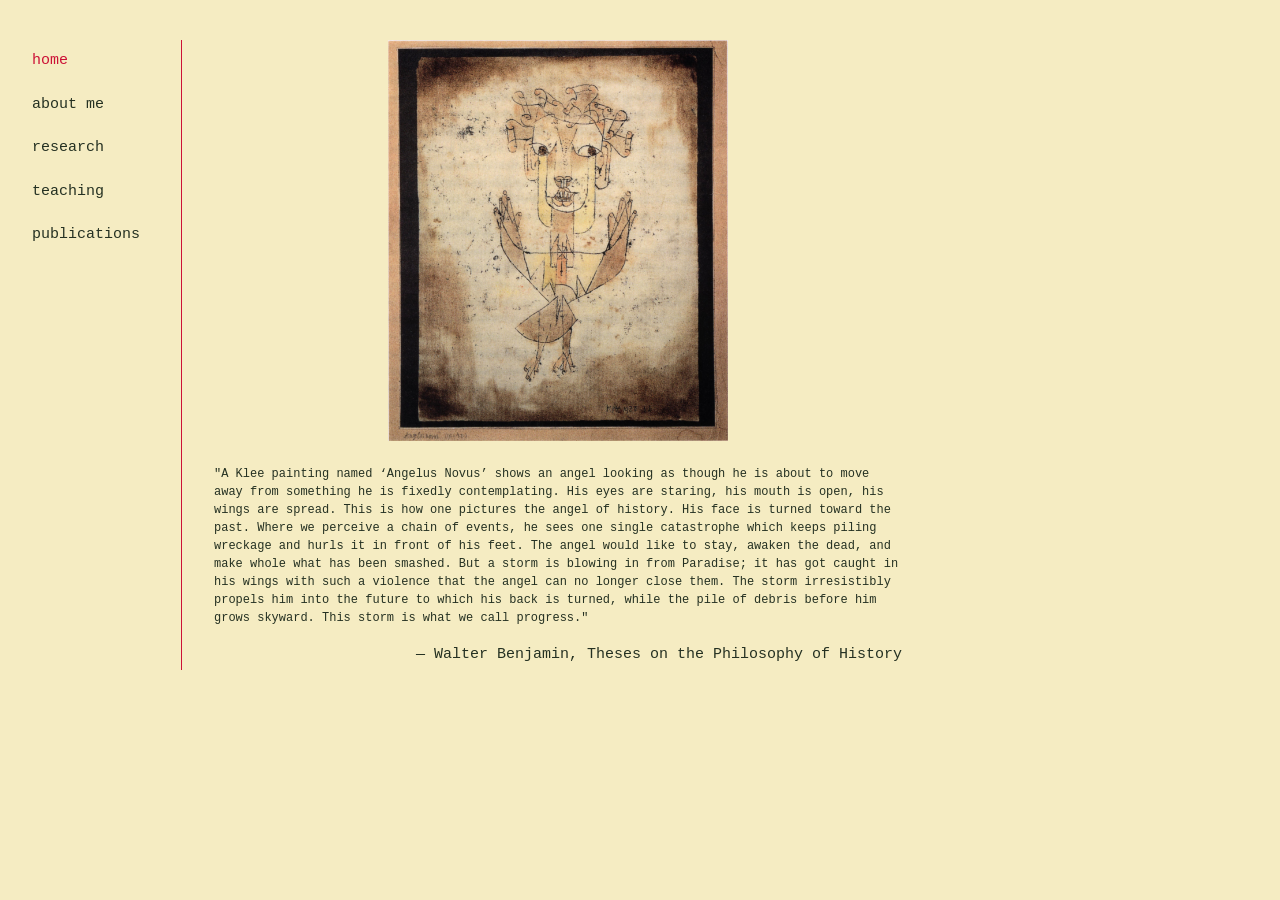
<file: index.html>
<!DOCTYPE html>
<html lang="en">
<head>
  <!-- Page settings -->
  <meta charset="UTF-8">
  <meta name="viewport" content="width=device-width, initial-scale=1">
  <title>Nikesh Dahal</title>

  <style>
    /* Sidebar, divider, and content width */
    * {
      box-sizing: border-box;
    }

    body {
      margin: 0;
    }

    .layout {
      display: grid;
      grid-template-columns: 150px minmax(0, 720px);
      max-width: 870px;
      min-height: 70vh;
      margin: 40px 32px;
    }

    nav {
      padding: 8px 24px 0 0;
      border-right: 1px solid var(--accent);
    }

    nav a {
      display: block;
      margin-bottom: 18px;
    }

    nav a:focus-visible {
      outline: 1px solid var(--accent);
      outline-offset: 5px;
    }

    main {
      min-width: 0;
      padding-left: 32px;
      line-height: 1.55;
    }

    /* Homepage image: adjust max-width to change its size */
    figure {
      margin: 0 0 24px;
    }

    .artwork {
      display: block;
      width: 100%;
      max-width: 340px;
      height: auto;
      margin: 0 auto;
    }

    /* Quotation and attribution spacing */
    blockquote {
        margin: 0;
        font-size: 12px;
        line-height: 1.5;
    }
    
    blockquote p {
      margin: 0 0 16px;
    }

    .attribution {
      margin: 0;
      text-align: right;
    }

    /* Mobile layout */
    @media (max-width: 600px) {
      .layout {
        grid-template-columns: 1fr;
        min-height: auto;
        margin: 32px 24px;
      }

      nav {
        padding: 0 0 8px;
        border-right: none;
        border-bottom: 1px solid var(--accent);
      }

      main {
        padding: 28px 0 0;
      }
    }
  </style>

  <!-- Shared fonts and colours -->
  <link rel="stylesheet" href="style.css">
</head>

<body>
  <div class="layout">
    <!-- Navigation -->
    <nav aria-label="Main navigation">
      <a href="index.html" aria-current="page">home</a>
      <a href="about.html">about me</a>
      <a href="research.html">research</a>
      <a href="teaching.html">teaching</a>
      <a href="publications.html">publications</a>
    </nav>

    <main>
      <!-- Image: keep this path matched to your saved filename -->
      <figure>
        <img
          class="artwork"
          src="images/angelus-novus.jpg"
          alt="Angelus Novus by Paul Klee, depicting an angel with spread wings."
        >
      </figure>

      <!-- Quotation and attribution -->
      <blockquote>
        <p>
          "A Klee painting named ‘Angelus Novus’ shows an angel looking
          as though he is about to move away from something he is
          fixedly contemplating. His eyes are staring, his mouth is
          open, his wings are spread. This is how one pictures the
          angel of history. His face is turned toward the past.
          Where we perceive a chain of events, he sees one single
          catastrophe which keeps piling wreckage and hurls it in
          front of his feet. The angel would like to stay, awaken
          the dead, and make whole what has been smashed. But a
          storm is blowing in from Paradise; it has got caught in
          his wings with such a violence that the angel can no
          longer close them. The storm irresistibly propels him
          into the future to which his back is turned, while the
          pile of debris before him grows skyward. This storm is
          what we call progress."
        </p>
      </blockquote>

      <p class="attribution">
        — Walter Benjamin, Theses on the Philosophy of History
      </p>
    </main>
  </div>
</body>
</html>
</file>
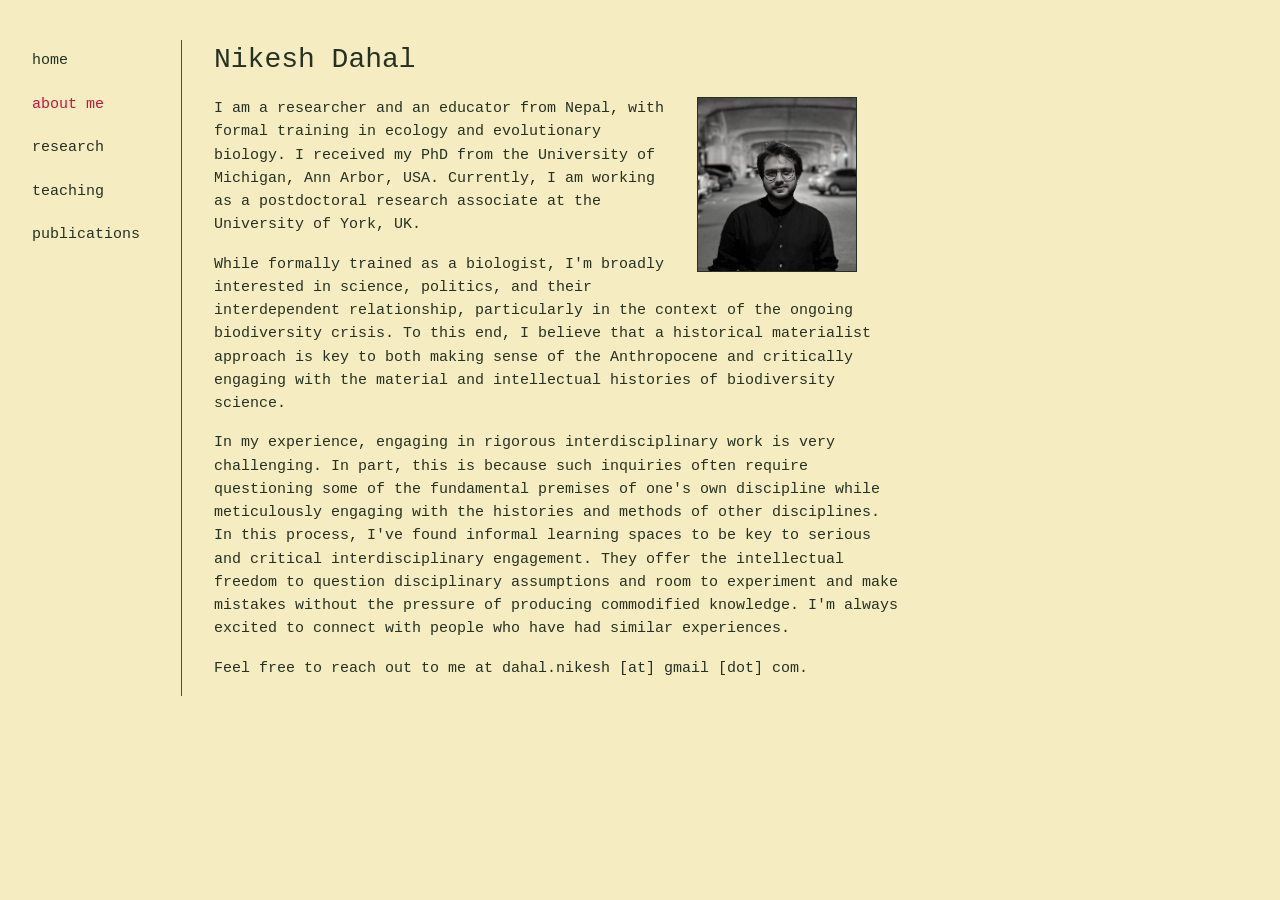
<file: about.html>
<!DOCTYPE html>
<html lang="en">
<head>
  <!-- Page settings -->
  <meta charset="UTF-8">
  <meta name="viewport" content="width=device-width, initial-scale=1">
  <title>About me | Nikesh Dahal</title>

  <style>
    /* Sidebar, divider, and content width */
    * {
      box-sizing: border-box;
    }

    body {
      margin: 0;
    }

    .layout {
      display: grid;
      grid-template-columns: 150px minmax(0, 720px);
      max-width: 870px;
      min-height: 70vh;
      margin: 40px 32px;
    }

    nav {
      padding: 8px 24px 0 0;
      border-right: 1px solid var(--accent);
    }

    nav a {
      display: block;
      margin-bottom: 18px;
    }

    nav a:focus-visible {
      outline: 1px solid var(--accent);
      outline-offset: 5px;
    }

    /* About me: adjust line-height and paragraph margin for spacing */
    main {
      display: flow-root;
      min-width: 0;
      padding-left: 32px;
      line-height: 1.55;
    }

    h1 {
      margin: 0 0 18px;
      font-size: 28px;
      font-weight: 400;
      line-height: 1.4;
    }

    main p {
      margin: 0 0 16px;
    }

    /* Portrait: adjust width to resize; text wraps around it */
    .about-photo {
      float: right;
      width: 160px;
      max-width: 35%;
      border: 1px solid var(--text);
      height: auto;
      margin: 0 45px 16px 24px;
    }

    /* Mobile layout */
    @media (max-width: 600px) {
      .layout {
        grid-template-columns: 1fr;
        min-height: auto;
        margin: 32px 24px;
      }

      nav {
        padding: 0 0 8px;
        border-right: none;
        border-bottom: 1px solid var(--accent);
      }

      main {
        padding: 28px 0 0;
      }

      .about-photo {
        margin-left: 16px;
      }
    }
  </style>

  <!-- Shared fonts and colours -->
  <link rel="stylesheet" href="style.css">
</head>

<body>
  <div class="layout">
    <!-- Navigation -->
    <nav aria-label="Main navigation">
      <a href="index.html">home</a>
      <a href="about.html" aria-current="page">about me</a>
      <a href="research.html">research</a>
      <a href="teaching.html">teaching</a>
      <a href="publications.html">publications</a>
    </nav>

    <!-- About me -->
    <main>
      <h1>Nikesh Dahal</h1>

      <img
        class="about-photo"
        src="images/aboutme.jpg"
        alt="Portrait of Nikesh Dahal"
      >

      <p>
        I am a researcher and an educator from Nepal, with formal
        training in ecology and evolutionary biology. I received my
        PhD from the University of Michigan, Ann Arbor, USA.
        Currently, I am working as a postdoctoral research associate
        at the University of York, UK.
      </p>

      <p>
        While formally trained as a biologist, I'm broadly interested
        in science, politics, and their interdependent relationship,
        particularly in the context of the ongoing biodiversity crisis.
        To this end, I believe that a historical materialist approach
        is key to both making sense of the Anthropocene and critically
        engaging with the material and intellectual histories of
        biodiversity science.
      </p>

      <p>
        In my experience, engaging in rigorous interdisciplinary work
        is very challenging. In part, this is because such inquiries
        often require questioning some of the fundamental premises of
        one's own discipline while meticulously engaging with the histories
        and methods of other disciplines. In this process, I've found
        informal learning spaces to be key to serious and critical
        interdisciplinary engagement. They offer the intellectual freedom
        to question disciplinary assumptions and room to experiment and
        make mistakes without the pressure of producing commodified
        knowledge. I'm always excited to connect with people who
        have had similar experiences.
      </p>

      <p>
        Feel free to reach out to me
        at dahal.nikesh [at] gmail [dot] com.
      </p>
    </main>
  </div>
</body>
</html>
</file>
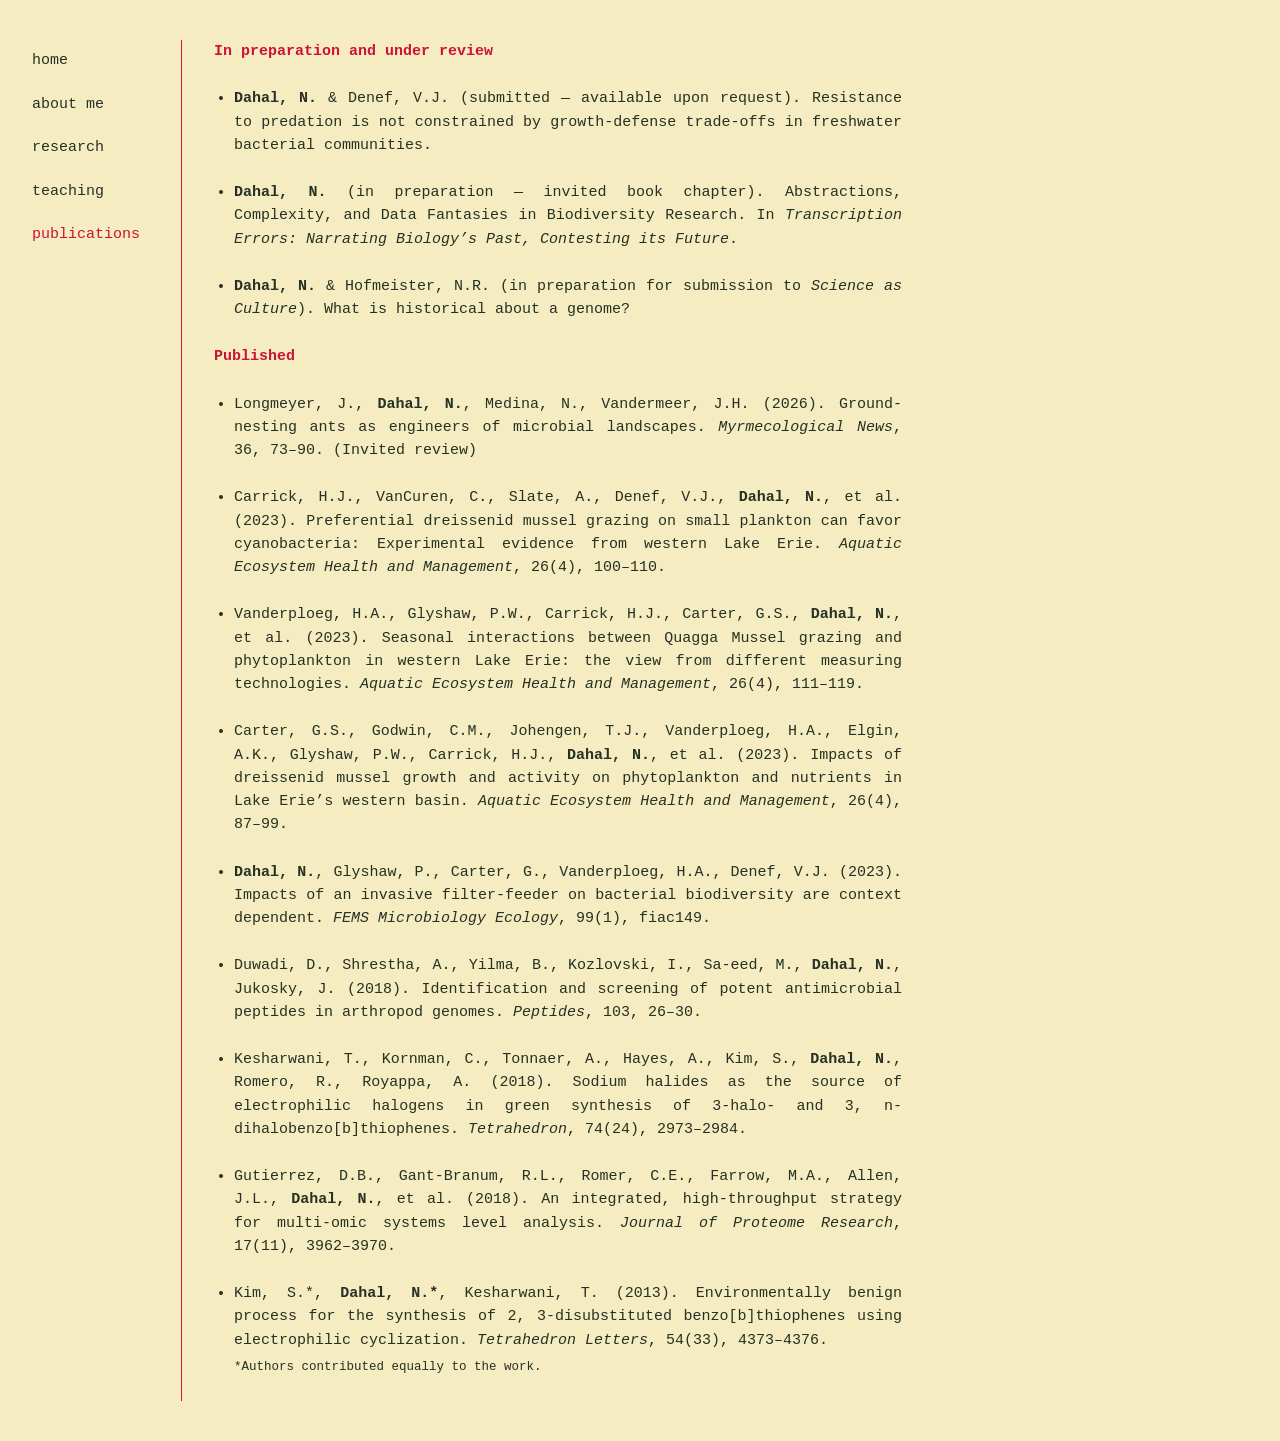
<file: publications.html>
<!DOCTYPE html>
<html lang="en">
<head>
  <!-- Page settings -->
  <meta charset="UTF-8">
  <meta name="viewport" content="width=device-width, initial-scale=1">
  <title>Publications | Nikesh Dahal</title>

  <!-- Shared fonts and colours -->
  <link rel="stylesheet" href="style.css">

  <style>
    /* Sidebar, divider, and content width */
    * {
      box-sizing: border-box;
    }

    body {
      margin: 0;
    }

    .layout {
      display: grid;
      grid-template-columns: 150px minmax(0, 720px);
      max-width: 870px;
      min-height: 70vh;
      margin: 40px 32px;
    }

    nav {
      padding: 8px 24px 0 0;
      border-right: 1px solid var(--accent);
    }

    nav a {
      display: block;
      margin-bottom: 18px;
    }

    nav a:focus-visible {
      outline: 1px solid var(--accent);
      outline-offset: 5px;
    }

    /* Content typography and headings */
    main {
      min-width: 0;
      padding-left: 32px;
      line-height: 1.55;
    }

    main h1,
    main h2 {
      font-family: inherit;
      font-size: 1em;
      font-weight: 700;
      line-height: 1.55;
      color: var(--accent);
    }

    main h1 {
      margin: 0 0 24px;
    }

    main h2 {
      margin: 28px 0 16px;
    }

    /* Justified publications and spacing between entries */
    .publication-list {
      margin: 0;
      padding-left: 20px;
    }

    .publication-list li {
      margin-bottom: 24px;
      text-align: justify;
      text-align-last: left;
      hyphens: auto;
      overflow-wrap: break-word;
    }

    .publication-list strong {
      font-weight: 700;
    }

    .contribution-note {
      display: block;
      margin-top: 6px;
      text-align: left;
    }

    /* Mobile layout */
    @media (max-width: 600px) {
      .layout {
        grid-template-columns: 1fr;
        min-height: auto;
        margin: 32px 24px;
      }

      nav {
        padding: 0 0 8px;
        border-right: none;
        border-bottom: 1px solid var(--accent);
      }

      main {
        padding: 28px 0 0;
      }
    }
  </style>
</head>

<body>
  <div class="layout">
    <!-- Navigation -->
    <nav aria-label="Main navigation">
      <a href="index.html">home</a>
      <a href="about.html">about me</a>
      <a href="research.html">research</a>
      <a href="teaching.html">teaching</a>
      <a href="publications.html" aria-current="page">publications</a>
    </nav>

    <!-- Publications: add or edit each entry within its li tags -->
    <main>
      <h1>In preparation and under review</h1>

      <ul class="publication-list">
        <li>
          <strong>Dahal, N.</strong> &amp; Denef, V.J.
          (submitted — available upon request).
          Resistance to predation is not constrained by growth-defense
          trade-offs in freshwater bacterial communities.
        </li>

        <li>
          <strong>Dahal, N.</strong>
          (in preparation — invited book chapter).
          Abstractions, Complexity, and Data Fantasies in Biodiversity
          Research. In <em>Transcription Errors: Narrating Biology’s
          Past, Contesting its Future</em>.
        </li>

        <li>
          <strong>Dahal, N.</strong> &amp; Hofmeister, N.R.
          (in preparation for submission to <em>Science as Culture</em>).
          What is historical about a genome?
        </li>
      </ul>

      <h1>Published</h1>

      <ul class="publication-list">
        <li>
          Longmeyer, J., <strong>Dahal, N.</strong>, Medina, N.,
          Vandermeer, J.H. (2026).
          Ground-nesting ants as engineers of microbial landscapes.
          <em>Myrmecological News</em>, 36, 73–90. (Invited review)
        </li>

        <li>
          Carrick, H.J., VanCuren, C., Slate, A., Denef, V.J.,
          <strong>Dahal, N.</strong>, et al. (2023).
          Preferential dreissenid mussel grazing on small plankton can
          favor cyanobacteria: Experimental evidence from western Lake Erie.
          <em>Aquatic Ecosystem Health and Management</em>, 26(4), 100–110.
        </li>

        <li>
          Vanderploeg, H.A., Glyshaw, P.W., Carrick, H.J., Carter, G.S.,
          <strong>Dahal, N.</strong>, et al. (2023).
          Seasonal interactions between Quagga Mussel grazing and
          phytoplankton in western Lake Erie: the view from different
          measuring technologies.
          <em>Aquatic Ecosystem Health and Management</em>, 26(4), 111–119.
        </li>

        <li>
          Carter, G.S., Godwin, C.M., Johengen, T.J., Vanderploeg, H.A.,
          Elgin, A.K., Glyshaw, P.W., Carrick, H.J.,
          <strong>Dahal, N.</strong>, et al. (2023).
          Impacts of dreissenid mussel growth and activity on phytoplankton
          and nutrients in Lake Erie’s western basin.
          <em>Aquatic Ecosystem Health and Management</em>, 26(4), 87–99.
        </li>

        <li>
          <strong>Dahal, N.</strong>, Glyshaw, P., Carter, G.,
          Vanderploeg, H.A., Denef, V.J. (2023).
          Impacts of an invasive filter-feeder on bacterial biodiversity
          are context dependent.
          <em>FEMS Microbiology Ecology</em>, 99(1), fiac149.
        </li>

        <li>
          Duwadi, D., Shrestha, A., Yilma, B., Kozlovski, I., Sa-eed, M.,
          <strong>Dahal, N.</strong>, Jukosky, J. (2018).
          Identification and screening of potent antimicrobial peptides
          in arthropod genomes.
          <em>Peptides</em>, 103, 26–30.
        </li>

        <li>
          Kesharwani, T., Kornman, C., Tonnaer, A., Hayes, A., Kim, S.,
          <strong>Dahal, N.</strong>, Romero, R., Royappa, A. (2018).
          Sodium halides as the source of electrophilic halogens in green
          synthesis of 3-halo- and 3, n-dihalobenzo[b]thiophenes.
          <em>Tetrahedron</em>, 74(24), 2973–2984.
        </li>

        <li>
          Gutierrez, D.B., Gant-Branum, R.L., Romer, C.E., Farrow, M.A.,
          Allen, J.L., <strong>Dahal, N.</strong>, et al. (2018).
          An integrated, high-throughput strategy for multi-omic systems
          level analysis.
          <em>Journal of Proteome Research</em>, 17(11), 3962–3970.
        </li>

        <li>
          Kim, S.*, <strong>Dahal, N.*</strong>, Kesharwani, T. (2013).
          Environmentally benign process for the synthesis of
          2, 3-disubstituted benzo[b]thiophenes using electrophilic
          cyclization.
          <em>Tetrahedron Letters</em>, 54(33), 4373–4376.
          <small class="contribution-note">
            *Authors contributed equally to the work.
          </small>
        </li>
      </ul>
    </main>
  </div>
</body>
</html>
</file>
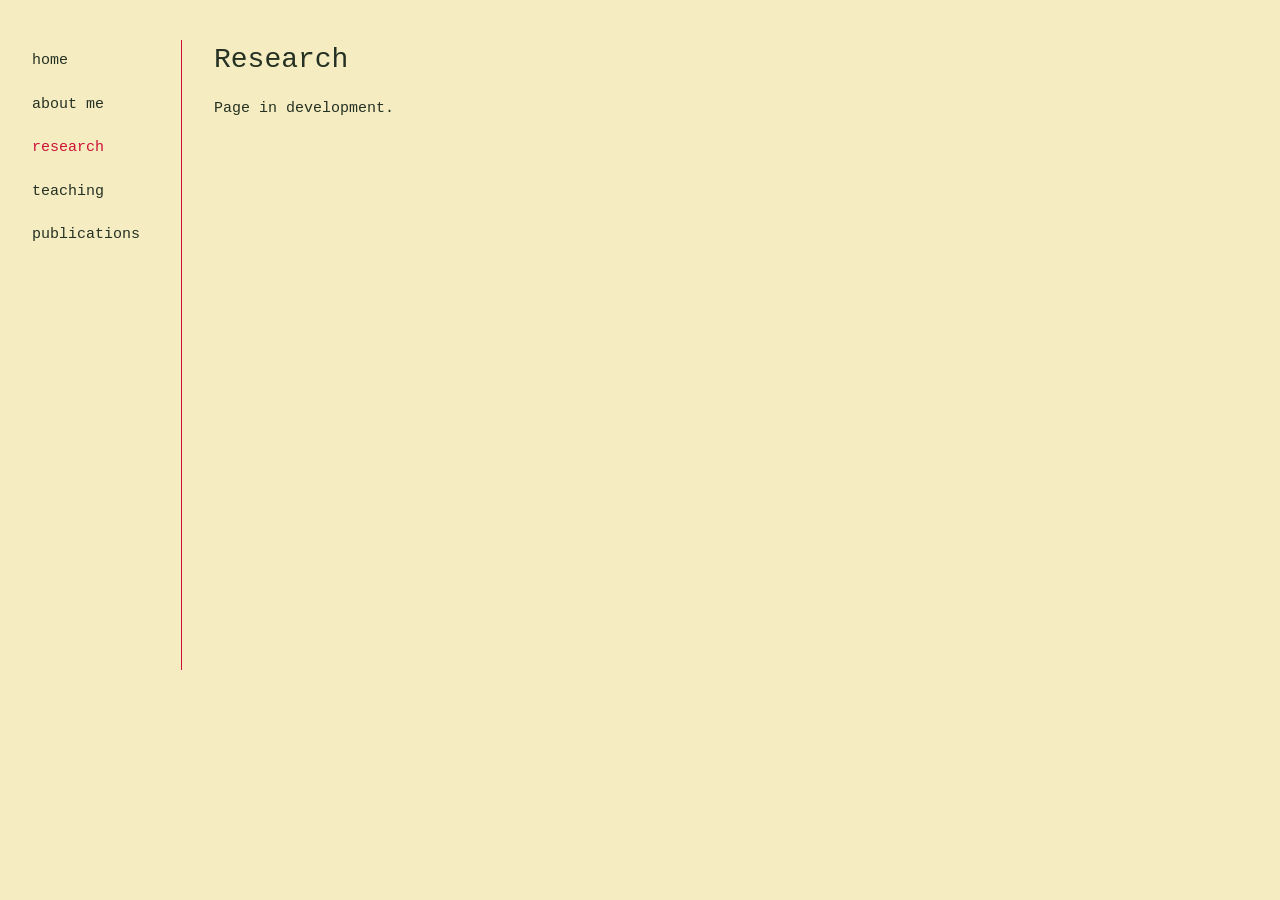
<file: research.html>
<!DOCTYPE html>
<html lang="en">
<head>
  <!-- Page settings -->
  <meta charset="UTF-8">
  <meta name="viewport" content="width=device-width, initial-scale=1">
  <title>Research | Nikesh Dahal</title>

  <style>
    /* Sidebar, divider, and content width */
    * {
      box-sizing: border-box;
    }

    body {
      margin: 0;
    }

    .layout {
      display: grid;
      grid-template-columns: 150px minmax(0, 720px);
      max-width: 870px;
      min-height: 70vh;
      margin: 40px 32px;
    }

    nav {
      padding: 8px 24px 0 0;
      border-right: 1px solid var(--accent);
    }

    nav a {
      display: block;
      margin-bottom: 18px;
    }

    nav a:focus-visible {
      outline: 1px solid var(--accent);
      outline-offset: 5px;
    }

    /* Content typography and spacing */
    main {
      min-width: 0;
      padding-left: 32px;
      line-height: 1.55;
    }

    h1 {
      margin: 0 0 18px;
      font-size: 28px;
      font-weight: 400;
      line-height: 1.4;
    }

    main p {
      margin: 0 0 16px;
    }

    /* Mobile layout */
    @media (max-width: 600px) {
      .layout {
        grid-template-columns: 1fr;
        min-height: auto;
        margin: 32px 24px;
      }

      nav {
        padding: 0 0 8px;
        border-right: none;
        border-bottom: 1px solid var(--accent);
      }

      main {
        padding: 28px 0 0;
      }
    }
  </style>

  <!-- Shared fonts and colours -->
  <link rel="stylesheet" href="style.css">
</head>

<body>
  <div class="layout">
    <!-- Navigation: mark only this page with aria-current -->
    <nav aria-label="Main navigation">
      <a href="index.html">home</a>
      <a href="about.html">about me</a>
      <a href="research.html" aria-current="page">research</a>
      <a href="teaching.html">teaching</a>
      <a href="publications.html">publications</a>
    </nav>

    <!-- Page content -->
    <main>
      <h1>Research</h1>
      <p>Page in development.</p>
    </main>
  </div>
</body>
</html>
</file>
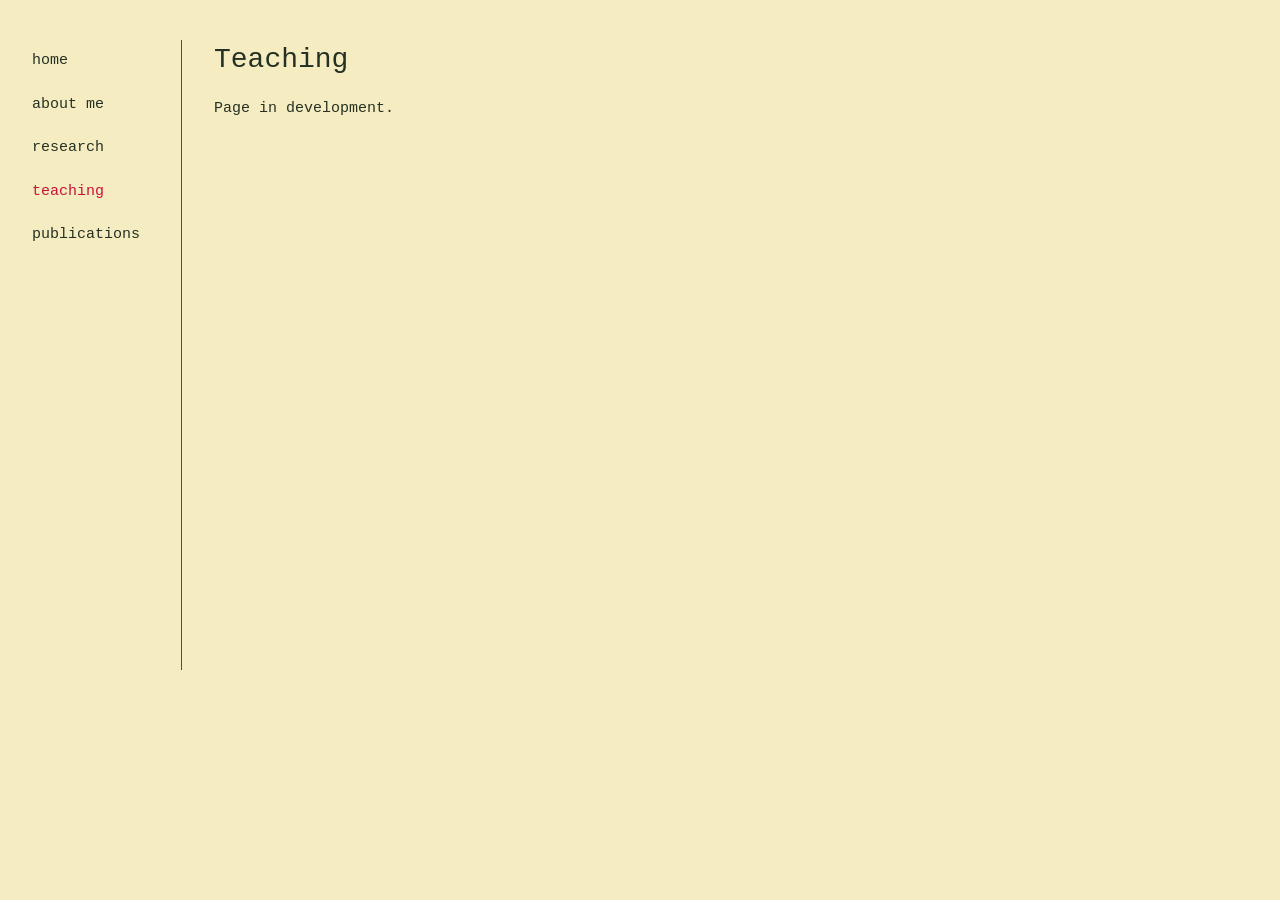
<file: teaching.html>
<!DOCTYPE html>
<html lang="en">
<head>
  <!-- Page settings -->
  <meta charset="UTF-8">
  <meta name="viewport" content="width=device-width, initial-scale=1">
  <title>Teaching | Nikesh Dahal</title>

  <style>
    /* Sidebar, divider, and content width */
    * {
      box-sizing: border-box;
    }

    body {
      margin: 0;
    }

    .layout {
      display: grid;
      grid-template-columns: 150px minmax(0, 720px);
      max-width: 870px;
      min-height: 70vh;
      margin: 40px 32px;
    }

    nav {
      padding: 8px 24px 0 0;
      border-right: 1px solid var(--accent);
    }

    nav a {
      display: block;
      margin-bottom: 18px;
    }

    nav a:focus-visible {
      outline: 1px solid var(--accent);
      outline-offset: 5px;
    }

    /* Content typography and spacing */
    main {
      min-width: 0;
      padding-left: 32px;
      line-height: 1.55;
    }

    h1 {
      margin: 0 0 18px;
      font-size: 28px;
      font-weight: 400;
      line-height: 1.4;
    }

    main p {
      margin: 0 0 16px;
    }

    /* Mobile layout */
    @media (max-width: 600px) {
      .layout {
        grid-template-columns: 1fr;
        min-height: auto;
        margin: 32px 24px;
      }

      nav {
        padding: 0 0 8px;
        border-right: none;
        border-bottom: 1px solid var(--accent);
      }

      main {
        padding: 28px 0 0;
      }
    }
  </style>

  <!-- Shared fonts and colours -->
  <link rel="stylesheet" href="style.css">
</head>

<body>
  <div class="layout">
    <!-- Navigation: mark only this page with aria-current -->
    <nav aria-label="Main navigation">
        <a href="index.html">home</a>
        <a href="about.html">about me</a>
        <a href="research.html">research</a>
        <a href="teaching.html" aria-current="page">teaching</a>
        <a href="publications.html">publications</a>
    </nav>
    
    <!-- Page content -->
    <main>
      <h1>Teaching</h1>
      <p>Page in development.</p>
    </main>
  </div>
</body>
</html>
</file>
<file: style.css>
/* Edit these for the site's appearance. */
:root {
  --background: #f5ecc2;
  --text: #253122;
  --accent: #cc1236;

  --font: "Courier New", Courier, monospace;
  --font-size: 15px;
  --line-spacing: 1.7;
}

body {
  background-color: var(--background);
  color: var(--text);
  font-family: var(--font);
  font-size: var(--font-size);
  font-weight: 400;
  line-height: var(--line-spacing);
}

h1 {
  font-weight: 500;
}

/* Navigation: base text normally, accent when hovered or selected */
nav a {
  color: var(--text);
  text-decoration: none;
}

nav a[aria-current="page"],
nav a:hover,
nav a:focus-visible,
nav a:active {
  color: var(--accent);
}
</file>
